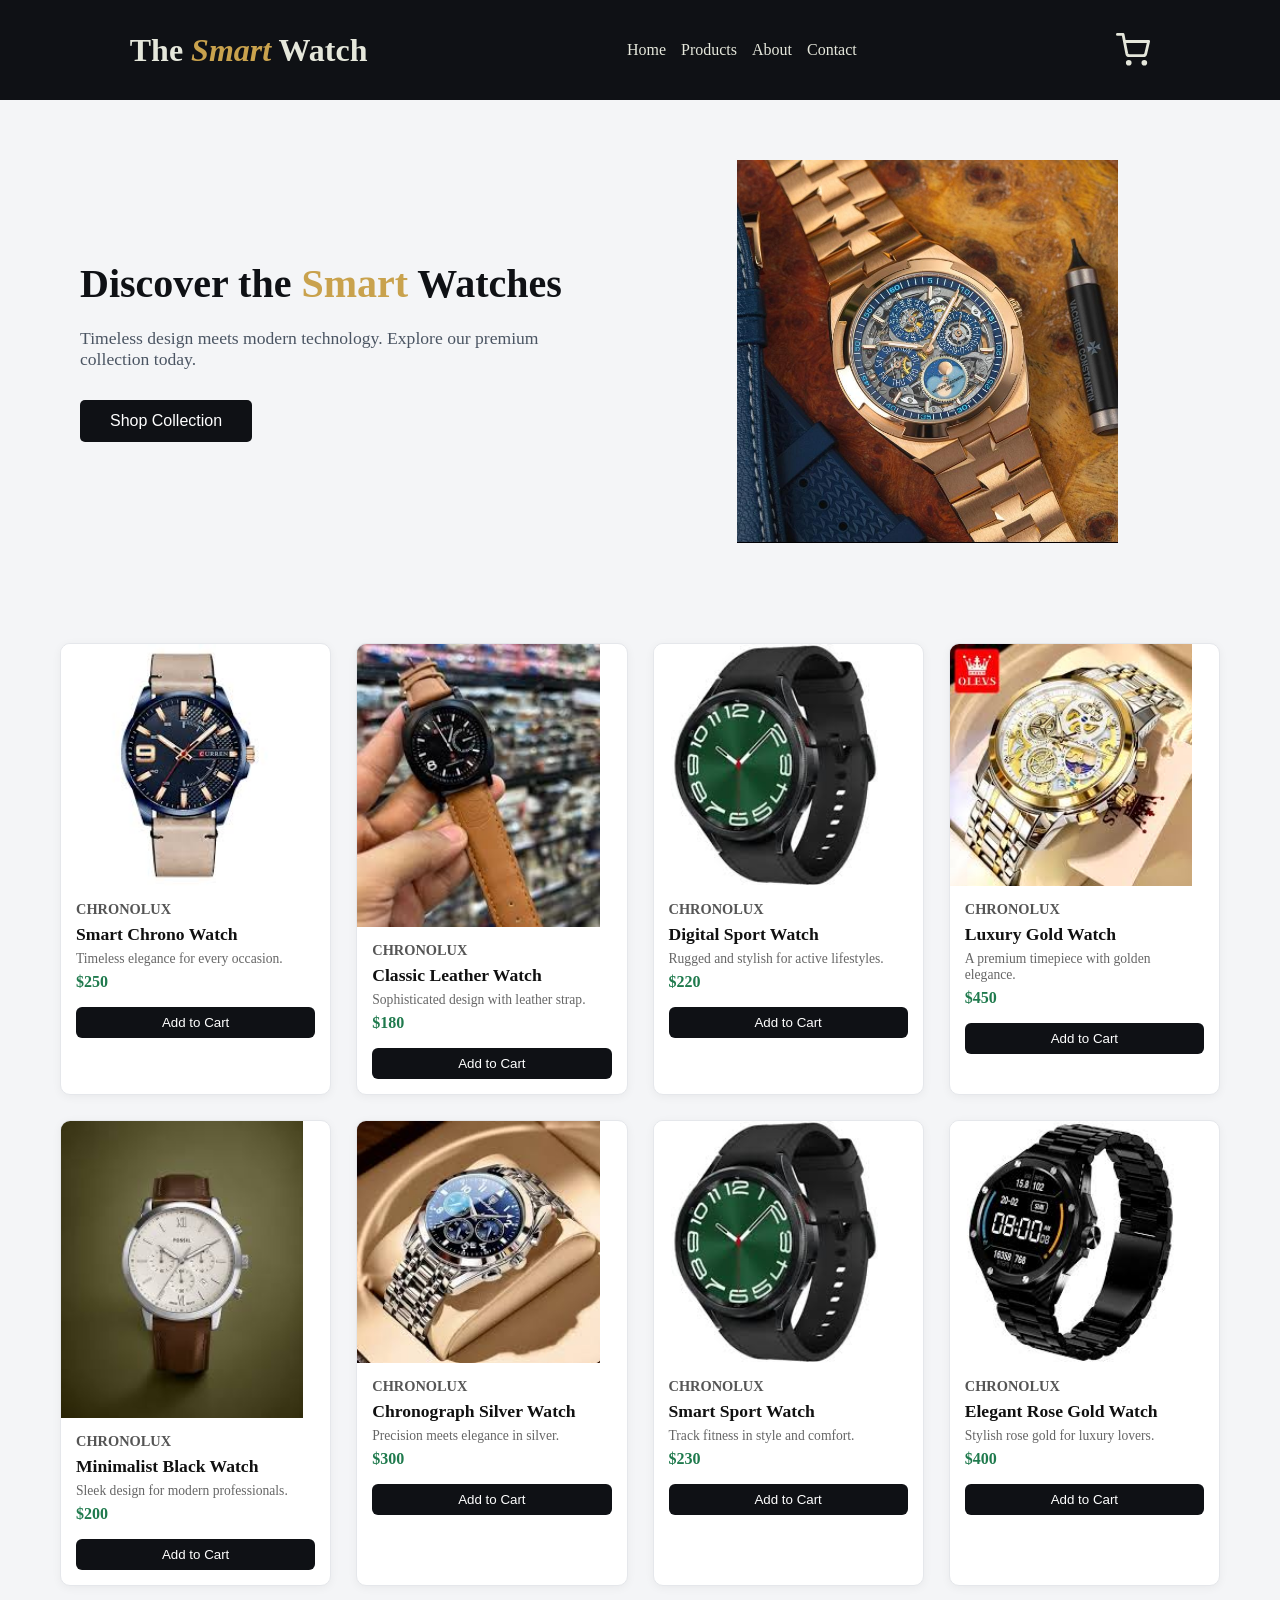
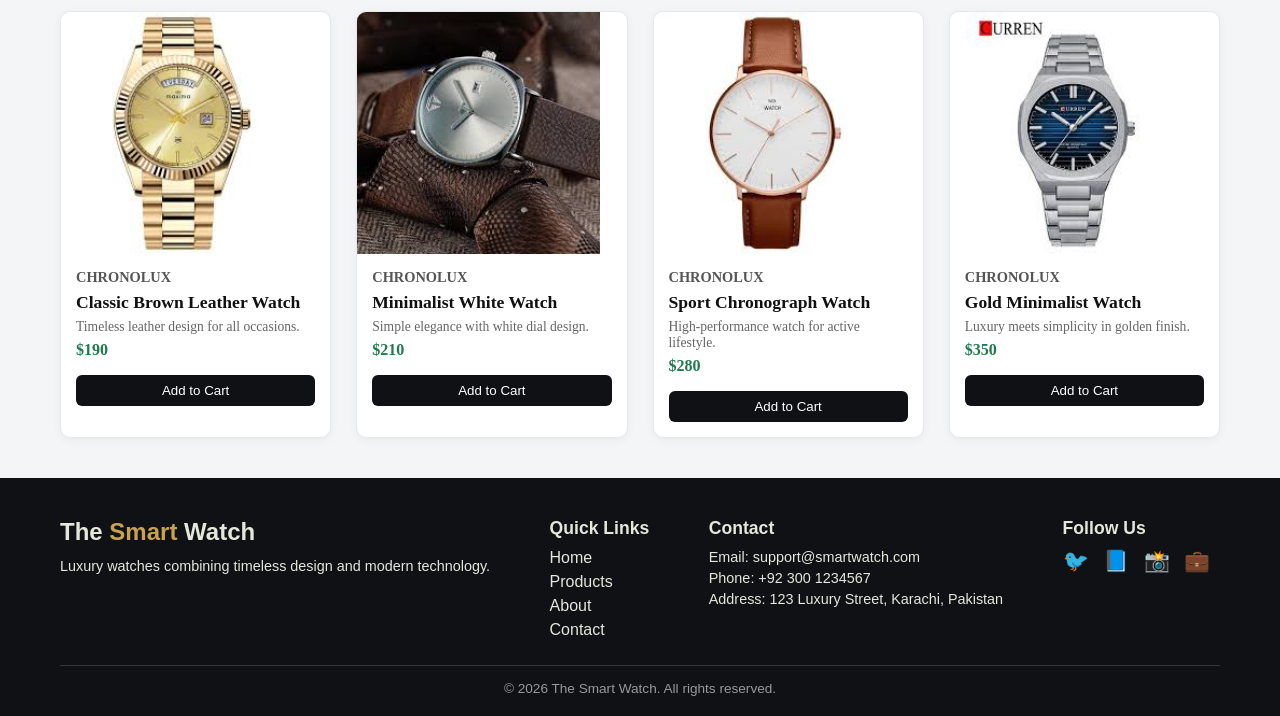
<file: index.html>
<!DOCTYPE html>
<html lang="en">
<head>
    <meta charset="UTF-8">
    <meta name="viewport" content="width=device-width, initial-scale=1.0">
    <title>Document</title>
    <link rel="stylesheet" href="style.css">
    <script src="script.js" async></script>
</head>
<body>
    <!-- Header start form here  -->
  <header>
    <h1>The <i style="color: #C9A24D; font-style: italic;">Smart</i> Watch</h1>

    <nav id="headerNav">
        <ul>
            <li><a href="index.html">Home</a></li>
            <li><a href="products/products.html">Products</a></li>
            <li><a href="about/about.html">About</a></li>
            <li><a href="contact/contact.html">Contact</a></li>
        </ul>
    </nav>

    <!-- Hamburger icon for mobile -->
    <div class="hamburger">
        <span></span>
        <span></span>
        <span></span>
    </div>

    <svg width="34" height="34" viewBox="0 0 24 24" fill="none"
         stroke="currentColor" stroke-width="2"
         stroke-linecap="round" stroke-linejoin="round">
      <circle cx="9" cy="21" r="1"></circle>
      <circle cx="20" cy="21" r="1"></circle>
      <path d="M1 1h4l2.6 13.5a2 2 0 0 0 2 1.5h9.4a2 2 0 0 0 2-1.5L23 6H6" id="icon"></path>
    </svg>
</header>


     <!-- header section ends  -->

    <!-- Hero Section Start -->
<section class="hero">
    <div class="hero-content">
        <h1>Discover the <span class="highlight">Smart</span> Watches</h1>
        <p>Timeless design meets modern technology. Explore our premium collection today.</p>
        <button class="hero-btn">Shop Collection</button>
    </div>
    <div class="hero-image">
        <img src="Images/hero/hero img.jpeg" alt="Smart Watch">
    </div>
</section>
<!-- Hero Section End -->

<section class="products-section">
  <div class="products-grid">

    <!-- Product 1 -->
    <div class="product-card">
      <img src="Images/home_products/download (1).jpg" alt="Watch 1">
      <div class="product-info">
        <h3 class="brand-name">ChronoLux</h3>
        <h2 class="product-name">Smart Chrono Watch</h2>
        <p class="product-desc">Timeless elegance for every occasion.</p>
        <p class="product-price">$250</p>
        <button class="add-cart-btn">Add to Cart</button>
      </div>
    </div>

    <!-- Product 2 -->
    <div class="product-card">
      <img src="Images/home_products/download (2).jpg" alt="Watch 2">
      <div class="product-info">
        <h3 class="brand-name">ChronoLux</h3>
        <h2 class="product-name">Classic Leather Watch</h2>
        <p class="product-desc">Sophisticated design with leather strap.</p>
        <p class="product-price">$180</p>
        <button class="add-cart-btn">Add to Cart</button>
      </div>
    </div>

    <!-- Product 3 -->
    <div class="product-card">
      <img src="Images/home_products/download (3).jpg" alt="Watch 3">
      <div class="product-info">
        <h3 class="brand-name">ChronoLux</h3>
        <h2 class="product-name">Digital Sport Watch</h2>
        <p class="product-desc">Rugged and stylish for active lifestyles.</p>
        <p class="product-price">$220</p>
        <button class="add-cart-btn">Add to Cart</button>
      </div>
    </div>

    <!-- Product 4 -->
    <div class="product-card">
      <img src="Images/home_products/download (4).jpg" alt="Watch 4">
      <div class="product-info">
        <h3 class="brand-name">ChronoLux</h3>
        <h2 class="product-name">Luxury Gold Watch</h2>
        <p class="product-desc">A premium timepiece with golden elegance.</p>
        <p class="product-price">$450</p>
        <button class="add-cart-btn">Add to Cart</button>
      </div>
    </div>

    <!-- Product 5 -->
    <div class="product-card">
      <img src="Images/home_products/download (5).jpg" alt="Watch 5">
      <div class="product-info">
        <h3 class="brand-name">ChronoLux</h3>
        <h2 class="product-name">Minimalist Black Watch</h2>
        <p class="product-desc">Sleek design for modern professionals.</p>
        <p class="product-price">$200</p>
        <button class="add-cart-btn">Add to Cart</button>
      </div>
    </div>

    <!-- Product 6 -->
    <div class="product-card">
      <img src="Images/home_products/download (6).jpg" alt="Watch 6">
      <div class="product-info">
        <h3 class="brand-name">ChronoLux</h3>
        <h2 class="product-name">Chronograph Silver Watch</h2>
        <p class="product-desc">Precision meets elegance in silver.</p>
        <p class="product-price">$300</p>
        <button class="add-cart-btn">Add to Cart</button>
      </div>
    </div>

    <!-- Product 7 -->
    <div class="product-card">
      <img src="Images/home_products/download (7).jpg" alt="Watch 7">
      <div class="product-info">
        <h3 class="brand-name">ChronoLux</h3>
        <h2 class="product-name">Smart Sport Watch</h2>
        <p class="product-desc">Track fitness in style and comfort.</p>
        <p class="product-price">$230</p>
        <button class="add-cart-btn">Add to Cart</button>
      </div>
    </div>

    <!-- Product 8 -->
    <div class="product-card">
      <img src="Images/home_products/download (8).jpg" alt="Watch 8">
      <div class="product-info">
        <h3 class="brand-name">ChronoLux</h3>
        <h2 class="product-name">Elegant Rose Gold Watch</h2>
        <p class="product-desc">Stylish rose gold for luxury lovers.</p>
        <p class="product-price">$400</p>
        <button class="add-cart-btn">Add to Cart</button>
      </div>
    </div>

    <!-- Product 9 -->
    <div class="product-card">
      <img src="Images/home_products/download (9).jpg" alt="Watch 9">
      <div class="product-info">
        <h3 class="brand-name">ChronoLux</h3>
        <h2 class="product-name">Classic Brown Leather Watch</h2>
        <p class="product-desc">Timeless leather design for all occasions.</p>
        <p class="product-price">$190</p>
        <button class="add-cart-btn">Add to Cart</button>
      </div>
    </div>

    <!-- Product 10 -->
    <div class="product-card">
      <img src="Images/home_products/download (10).jpg" alt="Watch 10">
      <div class="product-info">
        <h3 class="brand-name">ChronoLux</h3>
        <h2 class="product-name">Minimalist White Watch</h2>
        <p class="product-desc">Simple elegance with white dial design.</p>
        <p class="product-price">$210</p>
        <button class="add-cart-btn">Add to Cart</button>
      </div>
    </div>

    <!-- Product 11 -->
    <div class="product-card">
      <img src="Images/home_products/download (11).jpg" alt="Watch 11">
      <div class="product-info">
        <h3 class="brand-name">ChronoLux</h3>
        <h2 class="product-name">Sport Chronograph Watch</h2>
        <p class="product-desc">High-performance watch for active lifestyle.</p>
        <p class="product-price">$280</p>
        <button class="add-cart-btn">Add to Cart</button>
      </div>
    </div>

    <!-- Product 12 -->
    <div class="product-card">
      <img src="Images/home_products/download (12).jpg" alt="Watch 12">
      <div class="product-info">
        <h3 class="brand-name">ChronoLux</h3>
        <h2 class="product-name">Gold Minimalist Watch</h2>
        <p class="product-desc">Luxury meets simplicity in golden finish.</p>
        <p class="product-price">$350</p>
        <button class="add-cart-btn">Add to Cart</button>
      </div>
    </div>

  </div>
</section>


<!-- CART SIDEBAR -->
<div id="cartSidebar" class="cart-sidebar">
    <div class="cart-header">
        <h3>Your Cart</h3>
        <span id="closeCart" class="close-cart">&times;</span>
    </div>
    <div class="cart-items">
        <!-- JS will dynamically add products here -->
    </div>
    <div class="cart-footer">
        <p>Total: $<span id="cartTotal">0.00</span></p>
        <button id="checkoutBtn">Checkout</button>
    </div>
</div>

<!-- OPTIONAL OVERLAY -->
<div id="cartOverlay" class="cart-overlay"></div>


<!-- Footer Start -->
<footer class="site-footer">
    <div class="footer-container">

        <!-- About / Brand Info -->
        <div class="footer-about">
            <h2>The <span class="highlight">Smart</span> Watch</h2>
            <p>Luxury watches combining timeless design and modern technology.</p>
        </div>

        <!-- Quick Links -->
        <div class="footer-links">
            <h3>Quick Links</h3>
            <ul>
                <li><a href="#">Home</a></li>
                <li><a href="#">Products</a></li>
                <li><a href="#">About</a></li>
                <li><a href="#">Contact</a></li>
            </ul>
        </div>

        <!-- Contact Info -->
        <div class="footer-contact">
            <h3>Contact</h3>
            <p>Email: support@smartwatch.com</p>
            <p>Phone: +92 300 1234567</p>
            <p>Address: 123 Luxury Street, Karachi, Pakistan</p>
        </div>

        <!-- Social Media -->
        <div class="footer-social">
            <h3>Follow Us</h3>
            <div class="social-icons">
                <a href="#">🐦</a>
                <a href="#">📘</a>
                <a href="#">📸</a>
                <a href="#">💼</a>
            </div>
        </div>

    </div>

    <!-- Footer Bottom -->
    <div class="footer-bottom">
        <p>© 2026 The Smart Watch. All rights reserved.</p>
    </div>
</footer>
<!-- Footer End -->


</body>
</html>
</file>
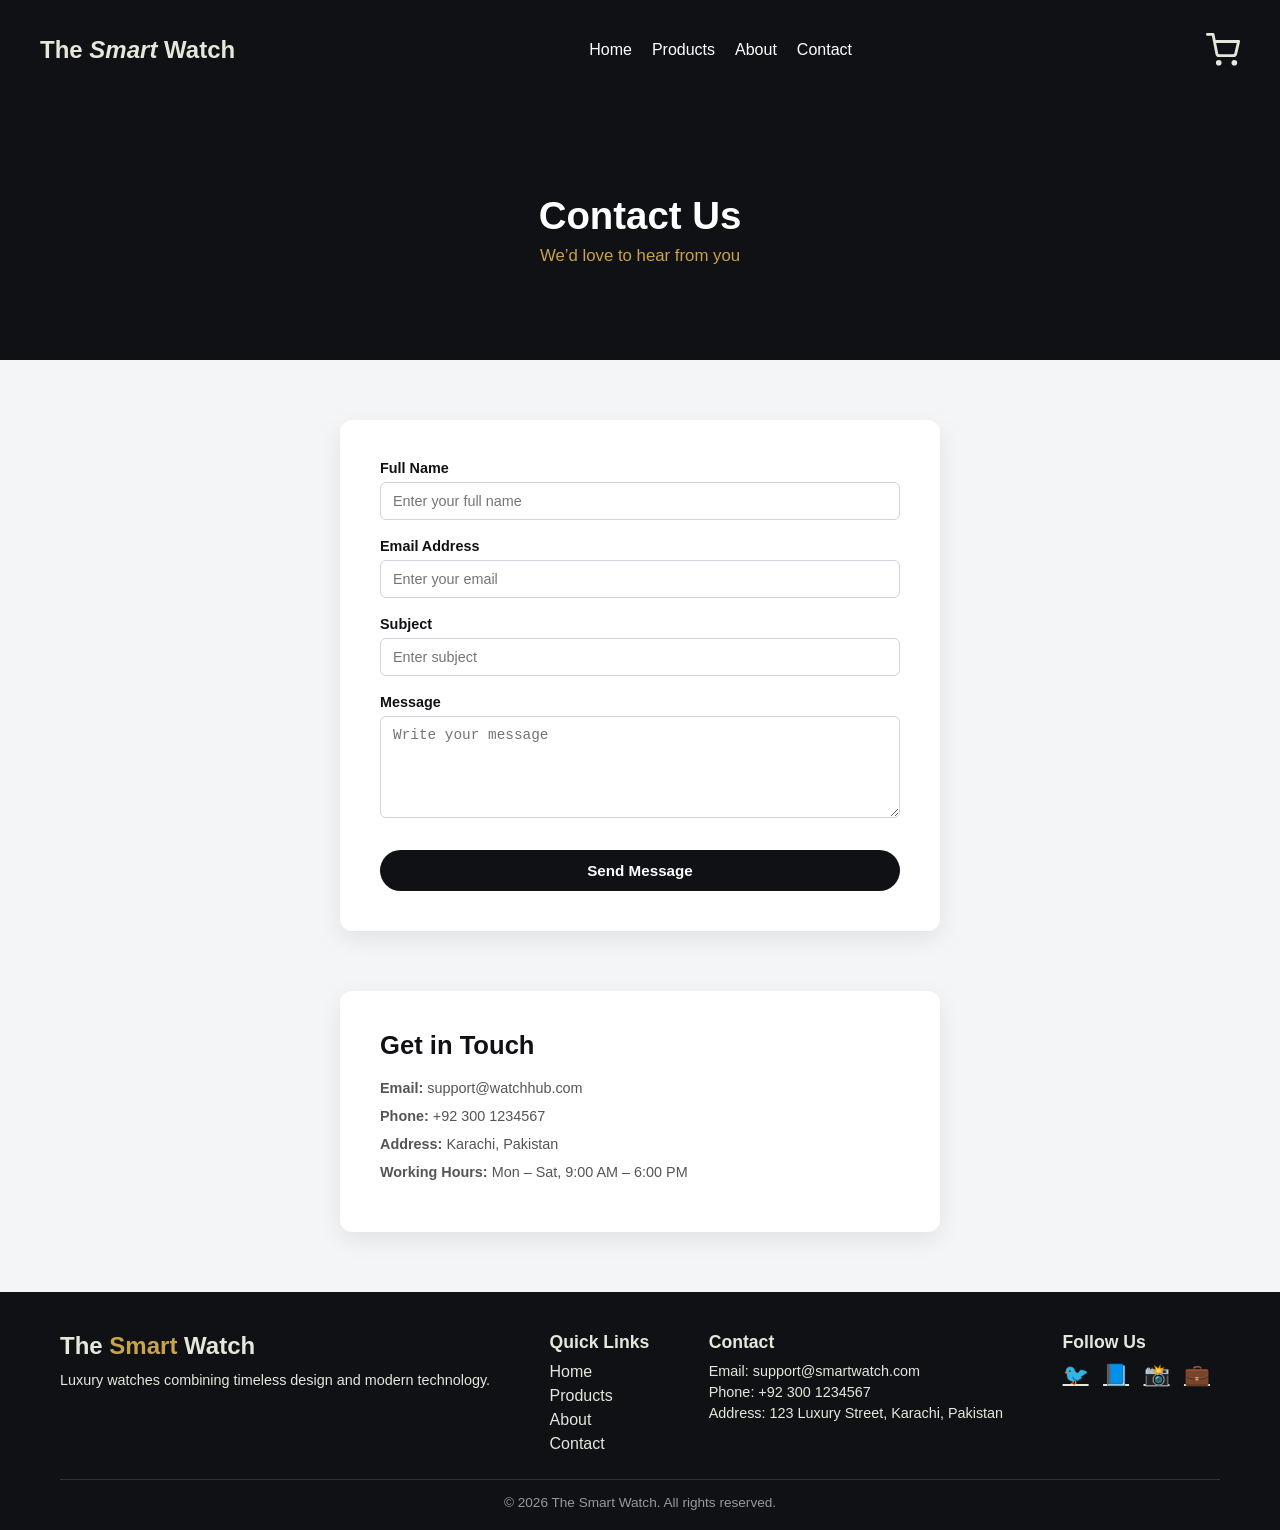
<file: contact/contact.html>
<!DOCTYPE html>
<html lang="en">
<head>
    <meta charset="UTF-8">
    <meta name="viewport" content="width=device-width, initial-scale=1.0">
    <title>Document</title>
    <link rel="stylesheet" href="style.css">
    <script src="script.js" async></script>
</head>
<body>
      <!-- Header Start -->
<header>
    <h1>The <i>Smart</i> Watch</h1>
    
    <nav id="headerNav">
        <ul>
            <li><a href="../index.html">Home</a></li>
            <li><a href="../products/products.html">Products</a></li>
            <li><a href="../about/about.html">About</a></li>
            <li><a href="contact.html">Contact</a></li>
        </ul>
    </nav>

    <!-- Hamburger for Mobile -->
  <div class="hamburger">
        <span></span>
        <span></span>
        <span></span>
    </div>

    <!-- Cart Icon -->
    <svg width="34" height="34" viewBox="0 0 24 24" fill="none"
         stroke="currentColor" stroke-width="2"
         stroke-linecap="round" stroke-linejoin="round">
        <circle cx="9" cy="21" r="1"></circle>
        <circle cx="20" cy="21" r="1"></circle>
        <path d="M1 1h4l2.6 13.5a2 2 0 0 0 2 1.5h9.4a2 2 0 0 0 2-1.5L23 6H6"></path>
    </svg>
</header>
<!-- Header End -->

 <!-- Contact Hero -->
    <section class="contact-hero">
        <div class="contact-hero-content">
            <h2>Contact Us</h2>
            <p>We’d love to hear from you</p>
        </div>
    </section>

    <form id="contactForm">

    <div class="form-group">
        <label for="name">Full Name</label>
        <input type="text" id="name" placeholder="Enter your full name">
        <small class="error-msg"></small>
    </div>

    <div class="form-group">
        <label for="email">Email Address</label>
        <input type="email" id="email" placeholder="Enter your email">
        <small class="error-msg"></small>
    </div>

    <div class="form-group">
        <label for="subject">Subject</label>
        <input type="text" id="subject" placeholder="Enter subject">
        <small class="error-msg"></small>
    </div>

    <div class="form-group">
        <label for="message">Message</label>
        <textarea id="message" rows="5" placeholder="Write your message"></textarea>
        <small class="error-msg"></small>
    </div>

    <button type="submit" class="send-btn">Send Message</button>

</form>



        <!-- Contact Info -->
        <div class="contact-info">
            <h3>Get in Touch</h3>

            <p><strong>Email:</strong> support@watchhub.com</p>
            <p><strong>Phone:</strong> +92 300 1234567</p>
            <p><strong>Address:</strong> Karachi, Pakistan</p>
            <p><strong>Working Hours:</strong> Mon – Sat, 9:00 AM – 6:00 PM</p>
        </div>

    </section>


    <!-- CART SIDEBAR -->
<div id="cartSidebar" class="cart-sidebar">
    <div class="cart-header">
        <h3>Your Cart</h3>
        <span id="closeCart" class="close-cart">&times;</span>
    </div>
    <div class="cart-items">
        <!-- JS will dynamically add products here -->
    </div>
    <div class="cart-footer">
        <p>Total: $<span id="cartTotal">0.00</span></p>
        <button id="checkoutBtn">Checkout</button>
    </div>
</div>

<!-- OPTIONAL OVERLAY -->
<div id="cartOverlay" class="cart-overlay"></div>


    <!-- Footer Start -->
<footer class="site-footer">
    <div class="footer-container">

        <div class="footer-about">
            <h2>The <span class="highlight">Smart</span> Watch</h2>
            <p>Luxury watches combining timeless design and modern technology.</p>
        </div>

        <div class="footer-links">
            <h3>Quick Links</h3>
            <ul>
                <li><a href="../home/index.html">Home</a></li>
                <li><a href="../products/products.html">Products</a></li>
                <li><a href="../about/about.html">About</a></li>
                <li><a href="contact.html">Contact</a></li>
            </ul>
        </div>

        <div class="footer-contact">
            <h3>Contact</h3>
            <p>Email: support@smartwatch.com</p>
            <p>Phone: +92 300 1234567</p>
            <p>Address: 123 Luxury Street, Karachi, Pakistan</p>
        </div>

        <div class="footer-social">
            <h3>Follow Us</h3>
            <div class="social-icons">
                <a href="#">🐦</a>
                <a href="#">📘</a>
                <a href="#">📸</a>
                <a href="#">💼</a>
            </div>
        </div>

    </div>
    <div class="footer-bottom">
        <p>© 2026 The Smart Watch. All rights reserved.</p>
    </div>
</footer>
<!-- Footer End -->
</body>
</html>
</file>
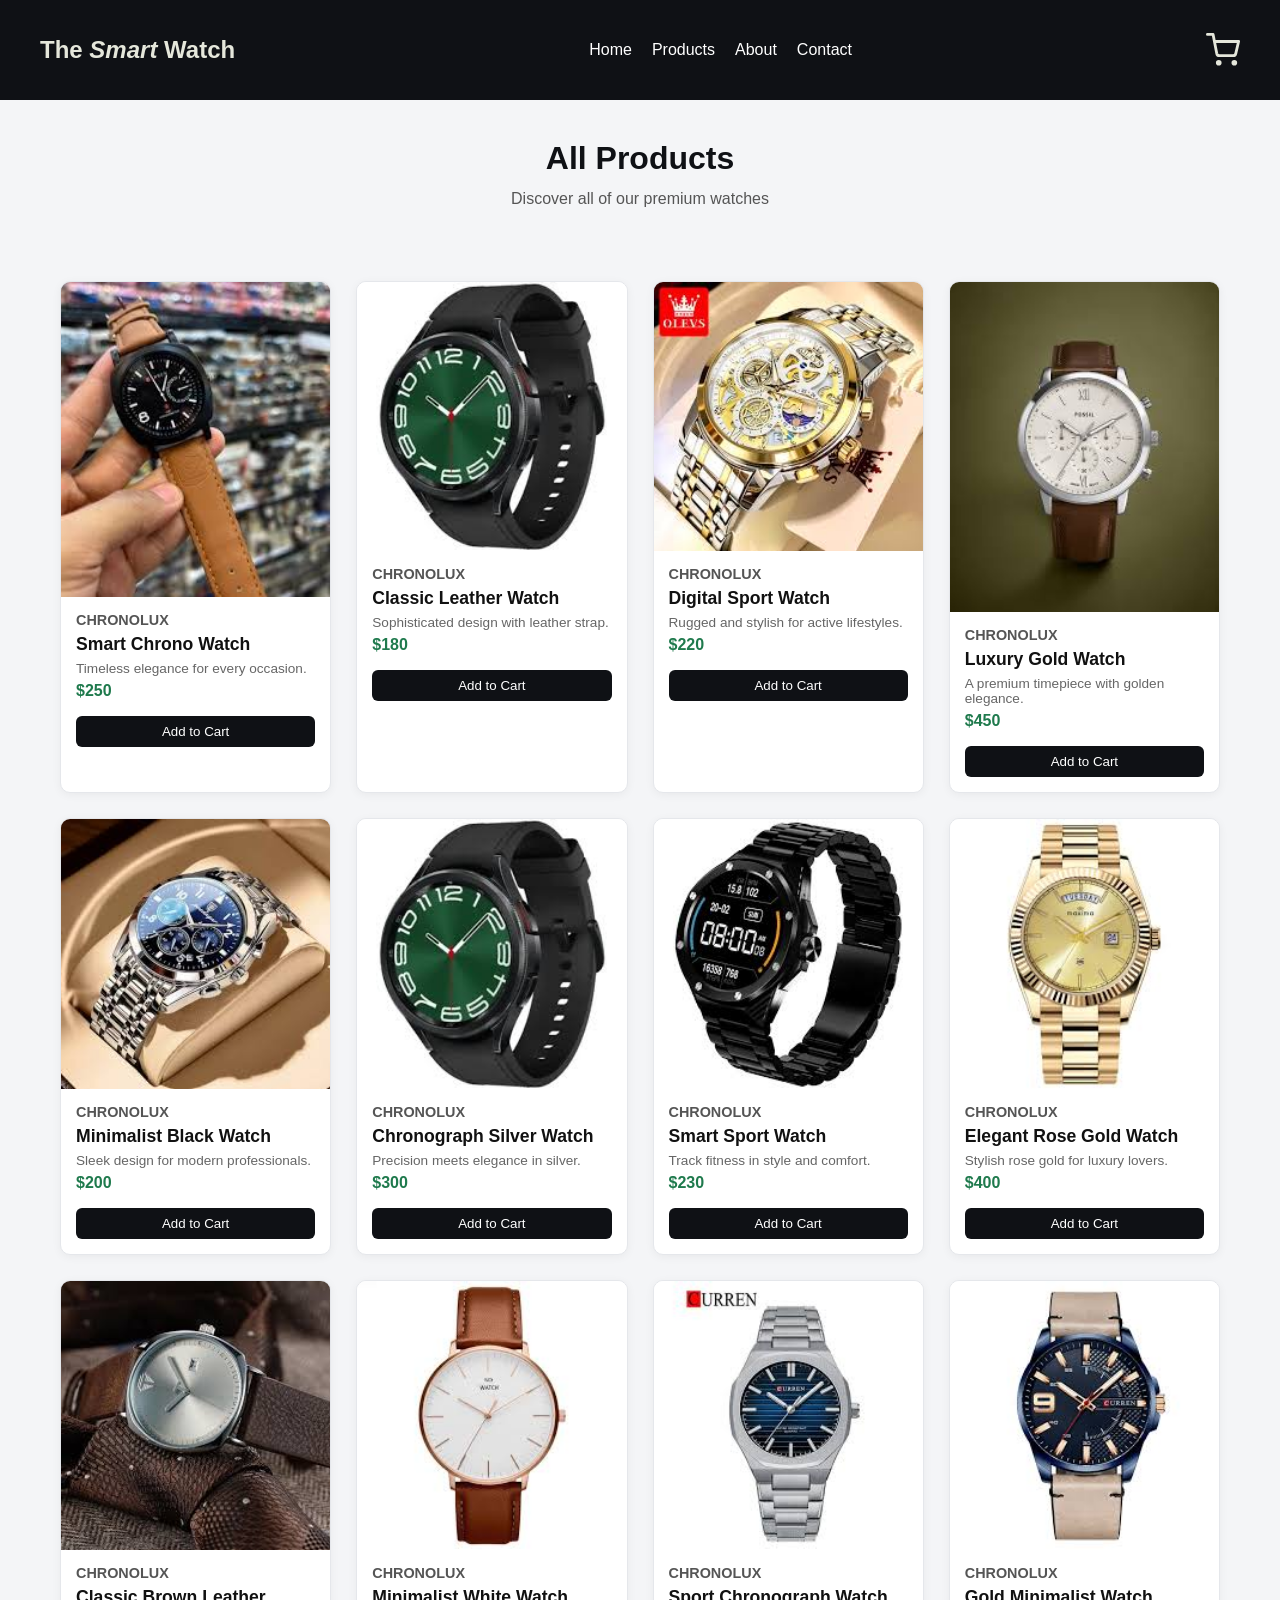
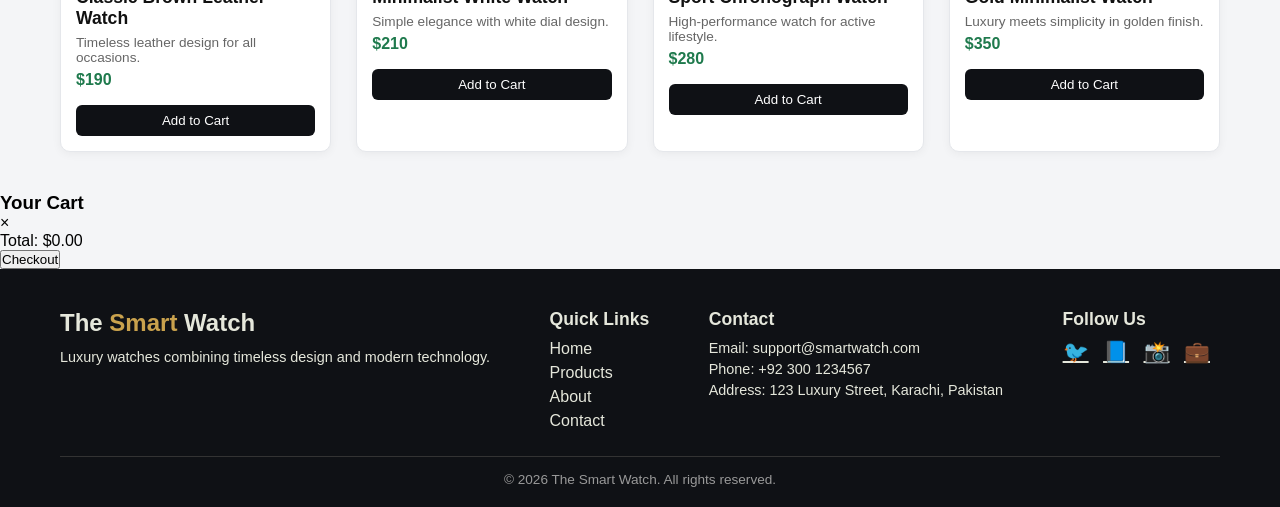
<file: products/products.html>
<!DOCTYPE html>
<html lang="en">
<head>
    <meta charset="UTF-8">
    <meta name="viewport" content="width=device-width, initial-scale=1.0">
    <title>Products | The Smart Watch</title>
    <link rel="stylesheet" href="style.css">
    <script async src="script.js"></script>
</head>
<body>

<!-- Header Start -->
<header>
    <h1>The <i>Smart</i> Watch</h1>
    
    <nav id="headerNav">
        <ul>
            <li><a href="../index.html">Home</a></li>
            <li><a href="products.html">Products</a></li>
            <li><a href="../about/about.html">About</a></li>
            <li><a href="../contact/contact.html">Contact</a></li>
        </ul>
    </nav>

    <!-- Hamburger for Mobile -->
   <div class="hamburger">
        <span></span>
        <span></span>
        <span></span>
    </div>
    
    <!-- Cart Icon -->
    <svg width="34" height="34" viewBox="0 0 24 24" fill="none"
         stroke="currentColor" stroke-width="2"
         stroke-linecap="round" stroke-linejoin="round">
        <circle cx="9" cy="21" r="1"></circle>
        <circle cx="20" cy="21" r="1"></circle>
        <path d="M1 1h4l2.6 13.5a2 2 0 0 0 2 1.5h9.4a2 2 0 0 0 2-1.5L23 6H6"></path>
    </svg>
</header>
<!-- Header End -->

<!-- Products Page Title -->
<div class="products_head_titles">
    <h2>All Products</h2>
    <p>Discover all of our premium watches</p>
</div>

<section class="products-section">
  <div class="products-grid">

    <!-- Product 1 -->
    <div class="product-card">
      <img src="../Images/home_products/download (2).jpg" alt="Watch 1">
      <div class="product-info">
        <h3 class="brand-name">ChronoLux</h3>
        <h2 class="product-name">Smart Chrono Watch</h2>
        <p class="product-desc">Timeless elegance for every occasion.</p>
        <p class="product-price">$250</p>
        <button class="add-cart-btn">Add to Cart</button>
      </div>
    </div>

    <!-- Product 2 -->
    <div class="product-card">
      <img src="../Images/home_products/download (3).jpg" alt="Watch 2">
      <div class="product-info">
        <h3 class="brand-name">ChronoLux</h3>
        <h2 class="product-name">Classic Leather Watch</h2>
        <p class="product-desc">Sophisticated design with leather strap.</p>
        <p class="product-price">$180</p>
        <button class="add-cart-btn">Add to Cart</button>
      </div>
    </div>

    <!-- Product 3 -->
    <div class="product-card">
      <img src="../Images/home_products/download (4).jpg" alt="Watch 3">
      <div class="product-info">
        <h3 class="brand-name">ChronoLux</h3>
        <h2 class="product-name">Digital Sport Watch</h2>
        <p class="product-desc">Rugged and stylish for active lifestyles.</p>
        <p class="product-price">$220</p>
        <button class="add-cart-btn">Add to Cart</button>
      </div>
    </div>

    <!-- Product 4 -->
    <div class="product-card">
      <img src="../Images/home_products/download (5).jpg" alt="Watch 4">
      <div class="product-info">
        <h3 class="brand-name">ChronoLux</h3>
        <h2 class="product-name">Luxury Gold Watch</h2>
        <p class="product-desc">A premium timepiece with golden elegance.</p>
        <p class="product-price">$450</p>
        <button class="add-cart-btn">Add to Cart</button>
      </div>
    </div>

    <!-- Product 5 -->
    <div class="product-card">
      <img src="../Images/home_products/download (6).jpg" alt="Watch 5">
      <div class="product-info">
        <h3 class="brand-name">ChronoLux</h3>
        <h2 class="product-name">Minimalist Black Watch</h2>
        <p class="product-desc">Sleek design for modern professionals.</p>
        <p class="product-price">$200</p>
        <button class="add-cart-btn">Add to Cart</button>
      </div>
    </div>

    <!-- Product 6 -->
    <div class="product-card">
      <img src="../Images/home_products/download (7).jpg" alt="Watch 6">
      <div class="product-info">
        <h3 class="brand-name">ChronoLux</h3>
        <h2 class="product-name">Chronograph Silver Watch</h2>
        <p class="product-desc">Precision meets elegance in silver.</p>
        <p class="product-price">$300</p>
        <button class="add-cart-btn">Add to Cart</button>
      </div>
    </div>

    <!-- Product 7 -->
    <div class="product-card">
      <img src="../Images/home_products/download (8).jpg" alt="Watch 7">
      <div class="product-info">
        <h3 class="brand-name">ChronoLux</h3>
        <h2 class="product-name">Smart Sport Watch</h2>
        <p class="product-desc">Track fitness in style and comfort.</p>
        <p class="product-price">$230</p>
        <button class="add-cart-btn">Add to Cart</button>
      </div>
    </div>

    <!-- Product 8 -->
    <div class="product-card">
      <img src="../Images/home_products/download (9).jpg" alt="Watch 8">
      <div class="product-info">
        <h3 class="brand-name">ChronoLux</h3>
        <h2 class="product-name">Elegant Rose Gold Watch</h2>
        <p class="product-desc">Stylish rose gold for luxury lovers.</p>
        <p class="product-price">$400</p>
        <button class="add-cart-btn">Add to Cart</button>
      </div>
    </div>

    <!-- Product 9 -->
    <div class="product-card">
      <img src="../Images/home_products/download (10).jpg" alt="Watch 9">
      <div class="product-info">
        <h3 class="brand-name">ChronoLux</h3>
        <h2 class="product-name">Classic Brown Leather Watch</h2>
        <p class="product-desc">Timeless leather design for all occasions.</p>
        <p class="product-price">$190</p>
        <button class="add-cart-btn">Add to Cart</button>
      </div>
    </div>

    <!-- Product 10 -->
    <div class="product-card">
      <img src="../Images/home_products/download (11).jpg" alt="Watch 10">
      <div class="product-info">
        <h3 class="brand-name">ChronoLux</h3>
        <h2 class="product-name">Minimalist White Watch</h2>
        <p class="product-desc">Simple elegance with white dial design.</p>
        <p class="product-price">$210</p>
        <button class="add-cart-btn">Add to Cart</button>
      </div>
    </div>

    <!-- Product 11 -->
    <div class="product-card">
      <img src="../Images/home_products/download (12).jpg" alt="Watch 11">
      <div class="product-info">
        <h3 class="brand-name">ChronoLux</h3>
        <h2 class="product-name">Sport Chronograph Watch</h2>
        <p class="product-desc">High-performance watch for active lifestyle.</p>
        <p class="product-price">$280</p>
        <button class="add-cart-btn">Add to Cart</button>
      </div>
    </div>

    <!-- Product 12 -->
    <div class="product-card">
      <img src="../Images/home_products/download (1).jpg" alt="Watch 12">
      <div class="product-info">
        <h3 class="brand-name">ChronoLux</h3>
        <h2 class="product-name">Gold Minimalist Watch</h2>
        <p class="product-desc">Luxury meets simplicity in golden finish.</p>
        <p class="product-price">$350</p>
        <button class="add-cart-btn">Add to Cart</button>
      </div>
    </div>

  </div>
</section>

<!-- CART SIDEBAR -->
<div id="cartSidebar" class="cart-sidebar">
    <div class="cart-header">
        <h3>Your Cart</h3>
        <span id="closeCart" class="close-cart">&times;</span>
    </div>
    <div class="cart-items">
        <!-- JS will dynamically add products here -->
    </div>
    <div class="cart-footer">
        <p>Total: $<span id="cartTotal">0.00</span></p>
        <button id="checkoutBtn">Checkout</button>
    </div>
</div>

<!-- OPTIONAL OVERLAY -->
<div id="cartOverlay" class="cart-overlay"></div>


<!-- Footer Start -->
<footer class="site-footer">
    <div class="footer-container">

        <div class="footer-about">
            <h2>The <span class="highlight">Smart</span> Watch</h2>
            <p>Luxury watches combining timeless design and modern technology.</p>
        </div>

        <div class="footer-links">
            <h3>Quick Links</h3>
            <ul>
                <li><a href="index.html">Home</a></li>
                <li><a href="products.html">Products</a></li>
                <li><a href="about.html">About</a></li>
                <li><a href="contact.html">Contact</a></li>
            </ul>
        </div>

        <div class="footer-contact">
            <h3>Contact</h3>
            <p>Email: support@smartwatch.com</p>
            <p>Phone: +92 300 1234567</p>
            <p>Address: 123 Luxury Street, Karachi, Pakistan</p>
        </div>

        <div class="footer-social">
            <h3>Follow Us</h3>
            <div class="social-icons">
                <a href="#">🐦</a>
                <a href="#">📘</a>
                <a href="#">📸</a>
                <a href="#">💼</a>
            </div>
        </div>

    </div>
    <div class="footer-bottom">
        <p>© 2026 The Smart Watch. All rights reserved.</p>
    </div>
</footer>
<!-- Footer End -->

</body>
</html>
</file>
<file: style.css>
*{
    padding: 0%;
    margin: 0%;
    box-sizing: border-box;
}
body{
    background-color: #f4f5f7;
}
header{
    background-color: #0f1115;
    color: #e5e7db;
    height: 100px;
    display: flex;
    justify-content: space-around;
    align-items: center;
}

#headerNav ul{
    display: flex;
    list-style: none;
    gap: 15px;
}

a{
    color: white;
    text-decoration: none;
}

a:hover{
    color: #c9a24d;
}
#headerNav a {
    position: relative;
    padding: 5px 0;
    color: #e5e7db;
    transition: color 0.3s ease;
}

#headerNav a::after {
    content: "";
    position: absolute;
    left: 0;
    bottom: -4px;
    width: 0%;
    height: 2px;
    background-color: #c9a24d;
    transition: width 0.3s ease;
}

#headerNav a:hover {
    color: #c9a24d;
}

#headerNav a:hover::after {
    width: 100%;
}


/* Hamburger Menu (hidden on desktop) */
.hamburger {
    display: none;
    flex-direction: column;
    cursor: pointer;
    gap: 5px;
}

.hamburger span {
    display: block;
    height: 3px;
    width: 25px;
    background-color: #e5e7db;
    border-radius: 2px;
}

.hamburger.toggle span:nth-child(1) {
    transform: rotate(45deg) translate(5px, 5px);
}

.hamburger.toggle span:nth-child(2) {
    opacity: 0;
}

.hamburger.toggle span:nth-child(3) {
    transform: rotate(-45deg) translate(5px, -5px);
}


/* Responsive for Mobile */
@media screen and (max-width: 768px) {
    #headerNav ul {
        flex-direction: column;
        position: absolute;
        top: 100px;
        left: 0;
        width: 100%;
        background-color: #0f1115;
        display: none; 
        text-align: center;
        padding: 20px 0;
    }

    #headerNav ul.active {
        display: flex;
    }

    .hamburger {
        display: flex;
    }

    #headerNav ul li {
        margin: 15px 0;
    }
}


/* Hero Section */
.hero {
    display: flex;
    align-items: center;
    justify-content: space-between;
    padding: 60px 80px;
    background-color: #F4F5F7;
    gap: 30px;
}

/* Hero Content */
.hero-content {
    flex: 1;
}

.hero-content h1 {
    font-size: 2.5rem;
    line-height: 1.2;
    color: #0F1115;
    margin-bottom: 20px;
}

.hero-content .highlight {
    color: #C9A24D;
}

.hero-content p {
    color: #4B5563;
    max-width: 500px;
    margin-bottom: 30px;
    font-size: 1.1rem;
}

.hero-btn {
    background-color: #0F1115;
    color: #FFFFFF;
    padding: 12px 30px;
    border: none;
    border-radius: 5px;
    font-size: 1rem;
    cursor: pointer;
    transition: all 0.3s ease;
}

.hero-btn:hover {
    background-color: #141822;
    color: #C9A24D;
}

/* Hero Image */
.hero-image {
    flex: 1;
    display: flex;
    justify-content: center;
}

.hero-image img {
    width: 70%;
    max-width: 500px;
    object-fit: contain;
}

/* Responsive */
@media screen and (max-width: 768px) {
    .hero {
        flex-direction: column;
        text-align: center;
        padding: 40px 20px;
    }
    
    .hero-content p {
        margin: 20px auto;
    }

    .hero-btn {
        width: 90%;
    }

    .hero-image img {
        width: 100%;
        max-width: 350px;
        margin-top: 30px;
    }
}


.products-section {
    padding: 40px 60px;
    background-color: #f4f5f7;
}

.products-grid {
    display: grid;
    grid-template-columns: repeat(auto-fit, minmax(220px, 1fr));
    gap: 25px;
}

.product-card {
    background-color: #ffffff;
    border: 1px solid #E5E7EB;
    border-radius: 10px;
    overflow: hidden;
    box-shadow: 0 2px 10px rgba(0,0,0,0.05);
    display: flex;
    flex-direction: column;
    transition: transform 0.3s ease, box-shadow 0.3s ease;
}

.product-card:hover {
    transform: translateY(-5px);
    box-shadow: 0 6px 20px rgba(0,0,0,0.1);
}

.product-card img {
    width: 90%;
    height: auto;
}

.product-info {
    padding: 15px;
    display: flex;
    flex-direction: column;
    gap: 6px;
}

.brand-name {
    font-size: 0.9rem;
    color: #555555;
    text-transform: uppercase;
}

.product-name {
    font-size: 1.1rem;
    font-weight: bold;
    color: #111111;
}

.product-desc {
    font-size: 0.85rem;
    color: #666666;
}

.product-price {
    font-size: 1rem;
    font-weight: bold;
    color: #1F7A4D; /* green accent for price */
}

.add-cart-btn {
    margin-top: 10px;
    padding: 8px 12px;
    background-color: #0F1115;
    color: #ffffff;
    border: none;
    border-radius: 6px;
    cursor: pointer;
    transition: background-color 0.3s ease, color 0.3s ease;
}

.add-cart-btn:hover {
    background-color: #141822;
    color: #C9A24D;
}

/* Responsive adjustments */
@media (max-width: 768px) {
    .products-section {
        padding: 20px 15px;
    }

    .product-info {
        gap: 4px;
    }

    .product-name {
        font-size: 1rem;
    }

    .product-price {
        font-size: 0.95rem;
    }
}

/* CART SIDEBAR */
.cart-sidebar {
    position: fixed;
    top: 0;
    right: -400px; /* hidden by default */
    width: 350px;
    height: 100%;
    background-color: #ffffff;
    box-shadow: -5px 0 20px rgba(0,0,0,0.2);
    padding: 20px;
    z-index: 1000;
    transition: right 0.3s ease;
    display: flex;
    flex-direction: column;
    justify-content: space-between;
}

/* When active (JS will add a class or style) */
.cart-sidebar.active {
    right: 0;
}

/* CART HEADER */
.cart-header {
    display: flex;
    justify-content: space-between;
    align-items: center;
    margin-bottom: 15px;
}

.cart-header h3 {
    font-size: 1.4rem;
    color: #0f1115;
}

.close-cart {
    cursor: pointer;
    font-size: 1.5rem;
    color: #C9A24D;
    font-weight: bold;
}

/* CART ITEMS */
.cart-items {
    flex: 1;
    overflow-y: auto;
    margin-bottom: 15px;
}

.cart-item {
    display: flex;
    justify-content: space-between;
    align-items: center;
    margin-bottom: 12px;
    border-bottom: 1px solid #e5e7eb;
    padding-bottom: 8px;
}

.cart-item img {
    width: 50px;
    height: 50px;
    object-fit: cover;
    border-radius: 6px;
    margin-right: 10px;
}

.cart-item-info {
    flex: 1;
}

.cart-item-info h4 {
    font-size: 0.95rem;
    margin-bottom: 4px;
    color: #0f1115;
}

.cart-item-info p {
    font-size: 0.85rem;
    color: #555;
}

/* CART FOOTER */
.cart-footer {
    border-top: 1px solid #e5e7eb;
    padding-top: 12px;
    text-align: center;
}

.cart-footer p {
    font-weight: bold;
    margin-bottom: 10px;
}

.cart-footer button {
    width: 100%;
    padding: 10px;
    background-color: #0f1115;
    color: #fff;
    border: none;
    border-radius: 25px;
    cursor: pointer;
    font-weight: bold;
    transition: background-color 0.3s ease;
}

.cart-footer button:hover {
    background-color: #141822;
}

/* OPTIONAL OVERLAY */
.cart-overlay {
    position: fixed;
    top: 0;
    left: 0;
    width: 100%;
    height: 100%;
    background-color: rgba(0,0,0,0.4);
    display: none;
    z-index: 900;
}

/* Overlay active (JS will show) */
.cart-overlay.active {
    display: block;
}

/* RESPONSIVE */
@media (max-width: 768px) {
    .cart-sidebar {
        width: 100%;
    }
}


.site-footer {
    background-color: #0f1115;
    color: #e5e7db;
    padding: 40px 60px 20px 60px;
    font-family: sans-serif;
}

.footer-container {
    display: flex;
    flex-wrap: wrap;
    gap: 40px;
    justify-content: space-between;
}

.footer-about h2 {
    font-size: 1.5rem;
    margin-bottom: 10px;
}

.footer-about .highlight {
    color: #C9A24D;
}

.footer-about p {
    font-size: 0.9rem;
    line-height: 1.5;
}

.footer-links h3,
.footer-contact h3,
.footer-social h3 {
    font-size: 1.1rem;
    margin-bottom: 10px;
}

.footer-links ul {
    list-style: none;
    padding: 0;
}

.footer-links ul li {
    margin-bottom: 6px;
}

.footer-links ul li a {
    color: #e5e7db;
    text-decoration: none;
    transition: color 0.3s ease;
}

.footer-links ul li a:hover {
    color: #C9A24D;
}

.footer-contact p {
    font-size: 0.9rem;
    margin-bottom: 5px;
}

.footer-social .social-icons a {
    font-size: 1.3rem;
    margin-right: 10px;
    color: #e5e7db;
    transition: color 0.3s ease;
}

.footer-social .social-icons a:hover {
    color: #C9A24D;
}

.footer-bottom {
    text-align: center;
    border-top: 1px solid #333;
    padding-top: 15px;
    margin-top: 20px;
    font-size: 0.85rem;
    color: #999999;
}

/* Responsive Footer */
@media (max-width: 768px) {
    .footer-container {
        flex-direction: column;
        gap: 20px;
    }

    .footer-bottom {
        font-size: 0.8rem;
    }
}
</file>
<file: contact/style.css>
*{
    margin: 0;
    padding: 0;
    box-sizing: border-box;
}

/* Body */
body{
    font-family: 'Arial', sans-serif;
    background-color: #f4f5f7;
}

/* Header */
header{
    background-color: #0f1115;
    color: #e5e7db;
    height: 100px;
    display: flex;
    justify-content: space-between;
    align-items: center;
    padding: 0 40px;
    position: relative;
}

header h1{
    font-size: 1.5rem;
    color: #e5e7db;
}

#headerNav ul{
    display: flex;
    list-style: none;
    gap: 20px;
}

#headerNav ul li a{
    color: white;
    text-decoration: none;
    transition: color 0.3s ease;
}

#headerNav ul li a:hover{
    color: #C9A24D;
}

/* Hamburger Menu (hidden on desktop) */
.hamburger {
    display: none;
    flex-direction: column;
    cursor: pointer;
    gap: 5px;
}

.hamburger span {
    display: block;
    height: 3px;
    width: 25px;
    background-color: #e5e7db;
    border-radius: 2px;
}

.hamburger.toggle span:nth-child(1) {
    transform: rotate(45deg) translate(5px, 5px);
}

.hamburger.toggle span:nth-child(2) {
    opacity: 0;
}

.hamburger.toggle span:nth-child(3) {
    transform: rotate(-45deg) translate(5px, -5px);
}


/* Responsive for Mobile */
@media screen and (max-width: 768px) {
    #headerNav ul {
        flex-direction: column;
        position: absolute;
        top: 100px;
        left: 0;
        width: 100%;
        background-color: #0f1115;
        display: none; 
        text-align: center;
        padding: 20px 0;
    }

    #headerNav ul.active {
        display: flex;
    }

    .hamburger {
        display: flex;
    }

    #headerNav ul li {
        margin: 15px 0;
    }
}

/* ================= CONTACT HERO ================= */
.contact-hero {
    background-color: #0f1115;
    height: 260px;
    display: flex;
    align-items: center;
    justify-content: center;
    text-align: center;
}

.contact-hero-content h2 {
    color: #ffffff;
    font-size: 2.4rem;
    margin-bottom: 8px;
}

.contact-hero-content p {
    color: #C9A24D;
    font-size: 1.05rem;
}

/* ================= CONTACT FORM ================= */
#contactForm {
    max-width: 600px;
    margin: 60px auto;
    background-color: #ffffff;
    padding: 40px;
    border-radius: 12px;
    box-shadow: 0 8px 25px rgba(0,0,0,0.08);
}

.form-group {
    margin-bottom: 18px;
}

.form-group label {
    display: block;
    font-size: 0.9rem;
    font-weight: 600;
    margin-bottom: 6px;
    color: #0f1115;
}

.form-group input,
.form-group textarea {
    width: 100%;
    padding: 10px 12px;
    border-radius: 6px;
    border: 1px solid #d1d5db;
    font-size: 0.9rem;
    outline: none;
    transition: border 0.3s ease, box-shadow 0.3s ease;
}

/* Focus */
.form-group input:focus,
.form-group textarea:focus {
    border-color: #C9A24D;
    box-shadow: 0 0 0 2px rgba(201,162,77,0.25);
}

/* Error message (JS controlled) */
.error-msg {
    display: block;
    margin-top: 4px;
    font-size: 0.75rem;
    color: #d32f2f;
    visibility: hidden;
}

/* Error state */
.form-group.error input,
.form-group.error textarea {
    border-color: #d32f2f;
}

.form-group.error .error-msg {
    visibility: visible;
}

/* Submit Button */
.send-btn {
    width: 100%;
    margin-top: 10px;
    padding: 12px;
    background-color: #0f1115;
    color: #ffffff;
    border: none;
    border-radius: 30px;
    font-size: 0.95rem;
    font-weight: bold;
    cursor: pointer;
    transition: background-color 0.3s ease, transform 0.3s ease;
}

.send-btn:hover {
    background-color: #141822;
    transform: translateY(-2px);
}

/* ================= CONTACT INFO ================= */
.contact-info {
    max-width: 600px;
    margin: 0 auto 60px auto;
    background-color: #ffffff;
    padding: 40px;
    border-radius: 12px;
    box-shadow: 0 8px 25px rgba(0,0,0,0.08);
}

.contact-info h3 {
    font-size: 1.6rem;
    margin-bottom: 20px;
    color: #0f1115;
}

.contact-info p {
    font-size: 0.9rem;
    margin-bottom: 12px;
    color: #555;
}

/* ================= RESPONSIVE ================= */
@media (max-width: 768px) {
    .contact-hero {
        height: 220px;
    }

    .contact-hero-content h2 {
        font-size: 2rem;
    }

    #contactForm,
    .contact-info {
        margin: 40px 15px;
        padding: 30px 20px;
    }
}


/* CART SIDEBAR */
.cart-sidebar {
    position: fixed;
    top: 0;
    right: -400px; /* hidden by default */
    width: 350px;
    height: 100%;
    background-color: #ffffff;
    box-shadow: -5px 0 20px rgba(0,0,0,0.2);
    padding: 20px;
    z-index: 1000;
    transition: right 0.3s ease;
    display: flex;
    flex-direction: column;
    justify-content: space-between;
}

/* When active (JS will add a class or style) */
.cart-sidebar.active {
    right: 0;
}

/* CART HEADER */
.cart-header {
    display: flex;
    justify-content: space-between;
    align-items: center;
    margin-bottom: 15px;
}

.cart-header h3 {
    font-size: 1.4rem;
    color: #0f1115;
}

.close-cart {
    cursor: pointer;
    font-size: 1.5rem;
    color: #C9A24D;
    font-weight: bold;
}

/* CART ITEMS */
.cart-items {
    flex: 1;
    overflow-y: auto;
    margin-bottom: 15px;
}

.cart-item {
    display: flex;
    justify-content: space-between;
    align-items: center;
    margin-bottom: 12px;
    border-bottom: 1px solid #e5e7eb;
    padding-bottom: 8px;
}

.cart-item img {
    width: 50px;
    height: 50px;
    object-fit: cover;
    border-radius: 6px;
    margin-right: 10px;
}

.cart-item-info {
    flex: 1;
}

.cart-item-info h4 {
    font-size: 0.95rem;
    margin-bottom: 4px;
    color: #0f1115;
}

.cart-item-info p {
    font-size: 0.85rem;
    color: #555;
}

/* CART FOOTER */
.cart-footer {
    border-top: 1px solid #e5e7eb;
    padding-top: 12px;
    text-align: center;
}

.cart-footer p {
    font-weight: bold;
    margin-bottom: 10px;
}

.cart-footer button {
    width: 100%;
    padding: 10px;
    background-color: #0f1115;
    color: #fff;
    border: none;
    border-radius: 25px;
    cursor: pointer;
    font-weight: bold;
    transition: background-color 0.3s ease;
}

.cart-footer button:hover {
    background-color: #141822;
}

/* OPTIONAL OVERLAY */
.cart-overlay {
    position: fixed;
    top: 0;
    left: 0;
    width: 100%;
    height: 100%;
    background-color: rgba(0,0,0,0.4);
    display: none;
    z-index: 900;
}

/* Overlay active (JS will show) */
.cart-overlay.active {
    display: block;
}

/* RESPONSIVE */
@media (max-width: 768px) {
    .cart-sidebar {
        width: 100%;
    }
}


/* Footer */
.site-footer {
    background-color: #0f1115;
    color: #e5e7db;
    padding: 40px 60px 20px 60px;
    font-family: sans-serif;
}

.footer-container {
    display: flex;
    flex-wrap: wrap;
    gap: 40px;
    justify-content: space-between;
}

.footer-about h2 {
    font-size: 1.5rem;
    margin-bottom: 10px;
}

.footer-about .highlight {
    color: #C9A24D;
}

.footer-about p {
    font-size: 0.9rem;
    line-height: 1.5;
}

.footer-links h3,
.footer-contact h3,
.footer-social h3 {
    font-size: 1.1rem;
    margin-bottom: 10px;
}

.footer-links ul {
    list-style: none;
    padding: 0;
}

.footer-links ul li {
    margin-bottom: 6px;
}

.footer-links ul li a {
    color: #e5e7db;
    text-decoration: none;
    transition: color 0.3s ease;
}

.footer-links ul li a:hover {
    color: #C9A24D;
}

.footer-contact p {
    font-size: 0.9rem;
    margin-bottom: 5px;
}

.footer-social .social-icons a {
    font-size: 1.3rem;
    margin-right: 10px;
    color: #e5e7db;
    transition: color 0.3s ease;
}

.footer-social .social-icons a:hover {
    color: #C9A24D;
}

.footer-bottom {
    text-align: center;
    border-top: 1px solid #333;
    padding-top: 15px;
    margin-top: 20px;
    font-size: 0.85rem;
    color: #999999;
}

/* Responsive */
@media(max-width:768px){
    .products-section{
        padding: 20px 15px;
    }

    .products_head_titles h2{
        font-size: 1.5rem;
    }

    .products_head_titles p{
        font-size: 0.9rem;
    }

    .footer-container{
        flex-direction: column;
        gap: 20px;
    }

    .footer-bottom{
        font-size: 0.8rem;
    }
}
</file>
<file: products/style.css>
/* Reset */
*{
    margin: 0;
    padding: 0;
    box-sizing: border-box;
}

/* Body */
body{
    font-family: 'Arial', sans-serif;
    background-color: #f4f5f7;
}

/* Header */
header{
    background-color: #0f1115;
    color: #e5e7db;
    height: 100px;
    display: flex;
    justify-content: space-between;
    align-items: center;
    padding: 0 40px;
    position: relative;
}

header h1{
    font-size: 1.5rem;
    color: #e5e7db;
}

#headerNav ul{
    display: flex;
    list-style: none;
    gap: 20px;
}

#headerNav ul li a{
    color: white;
    text-decoration: none;
    transition: color 0.3s ease;
}

#headerNav ul li a:hover{
    color: #C9A24D;
}

/* Hamburger Menu (hidden on desktop) */
.hamburger {
    display: none;
    flex-direction: column;
    cursor: pointer;
    gap: 5px;
}

.hamburger span {
    display: block;
    height: 3px;
    width: 25px;
    background-color: #e5e7db;
    border-radius: 2px;
}

.hamburger.toggle span:nth-child(1) {
    transform: rotate(45deg) translate(5px, 5px);
}

.hamburger.toggle span:nth-child(2) {
    opacity: 0;
}

.hamburger.toggle span:nth-child(3) {
    transform: rotate(-45deg) translate(5px, -5px);
}


/* Responsive for Mobile */
@media screen and (max-width: 768px) {
    #headerNav ul {
        flex-direction: column;
        position: absolute;
        top: 100px;
        left: 0;
        width: 100%;
        background-color: #0f1115;
        display: none; 
        text-align: center;
        padding: 20px 0;
    }

    #headerNav ul.active {
        display: flex;
    }

    .hamburger {
        display: flex;
    }

    #headerNav ul li {
        margin: 15px 0;
    }
}
/* Products Page Title */
.products_head_titles {
    text-align: center;
    margin: 40px 0 30px 0;
}

.products_head_titles h2 {
    font-size: 2rem;
    font-weight: bold;
    color: #0f1115;
    margin-bottom: 10px;
}

.products_head_titles p {
    font-size: 1rem;
    color: #555555;
    max-width: 600px;
    margin: 0 auto;
    line-height: 1.5;
}

/* Products Grid */
.products-section {
    padding: 40px 60px;
    background-color: #f4f5f7;
}

.products-grid {
    display: grid;
    grid-template-columns: repeat(auto-fit, minmax(220px, 1fr));
    gap: 25px;
}

/* Product Card */
.product-card {
    background-color: #ffffff;
    border: 1px solid #E5E7EB;
    border-radius: 10px;
    overflow: hidden;
    box-shadow: 0 2px 10px rgba(0,0,0,0.05);
    display: flex;
    flex-direction: column;
    transition: transform 0.3s ease, box-shadow 0.3s ease;
}

.product-card:hover {
    transform: translateY(-5px);
    box-shadow: 0 6px 20px rgba(0,0,0,0.1);
}

.product-card img {
    width: 100%;
    height: auto;
}

.product-info {
    padding: 15px;
    display: flex;
    flex-direction: column;
    gap: 6px;
}

.brand-name {
    font-size: 0.9rem;
    color: #555555;
    text-transform: uppercase;
}

.product-name {
    font-size: 1.1rem;
    font-weight: bold;
    color: #111111;
}

.product-desc {
    font-size: 0.85rem;
    color: #666666;
}

.product-price {
    font-size: 1rem;
    font-weight: bold;
    color: #1F7A4D; /* green accent for price */
}

.add-cart-btn {
    margin-top: 10px;
    padding: 8px 12px;
    background-color: #0F1115;
    color: #ffffff;
    border: none;
    border-radius: 6px;
    cursor: pointer;
    transition: background-color 0.3s ease, color 0.3s ease;
}

.add-cart-btn:hover {
    background-color: #141822;
    color: #C9A24D;
}

/* Footer */
.site-footer {
    background-color: #0f1115;
    color: #e5e7db;
    padding: 40px 60px 20px 60px;
    font-family: sans-serif;
}

.footer-container {
    display: flex;
    flex-wrap: wrap;
    gap: 40px;
    justify-content: space-between;
}

.footer-about h2 {
    font-size: 1.5rem;
    margin-bottom: 10px;
}

.footer-about .highlight {
    color: #C9A24D;
}

.footer-about p {
    font-size: 0.9rem;
    line-height: 1.5;
}

.footer-links h3,
.footer-contact h3,
.footer-social h3 {
    font-size: 1.1rem;
    margin-bottom: 10px;
}

.footer-links ul {
    list-style: none;
    padding: 0;
}

.footer-links ul li {
    margin-bottom: 6px;
}

.footer-links ul li a {
    color: #e5e7db;
    text-decoration: none;
    transition: color 0.3s ease;
}

.footer-links ul li a:hover {
    color: #C9A24D;
}

.footer-contact p {
    font-size: 0.9rem;
    margin-bottom: 5px;
}

.footer-social .social-icons a {
    font-size: 1.3rem;
    margin-right: 10px;
    color: #e5e7db;
    transition: color 0.3s ease;
}

.footer-social .social-icons a:hover {
    color: #C9A24D;
}

.footer-bottom {
    text-align: center;
    border-top: 1px solid #333;
    padding-top: 15px;
    margin-top: 20px;
    font-size: 0.85rem;
    color: #999999;
}

/* Responsive */
@media(max-width:768px){
    .products-section{
        padding: 20px 15px;
    }

    .products_head_titles h2{
        font-size: 1.5rem;
    }

    .products_head_titles p{
        font-size: 0.9rem;
    }

    .footer-container{
        flex-direction: column;
        gap: 20px;
    }

    .footer-bottom{
        font-size: 0.8rem;
    }
}
</file>
